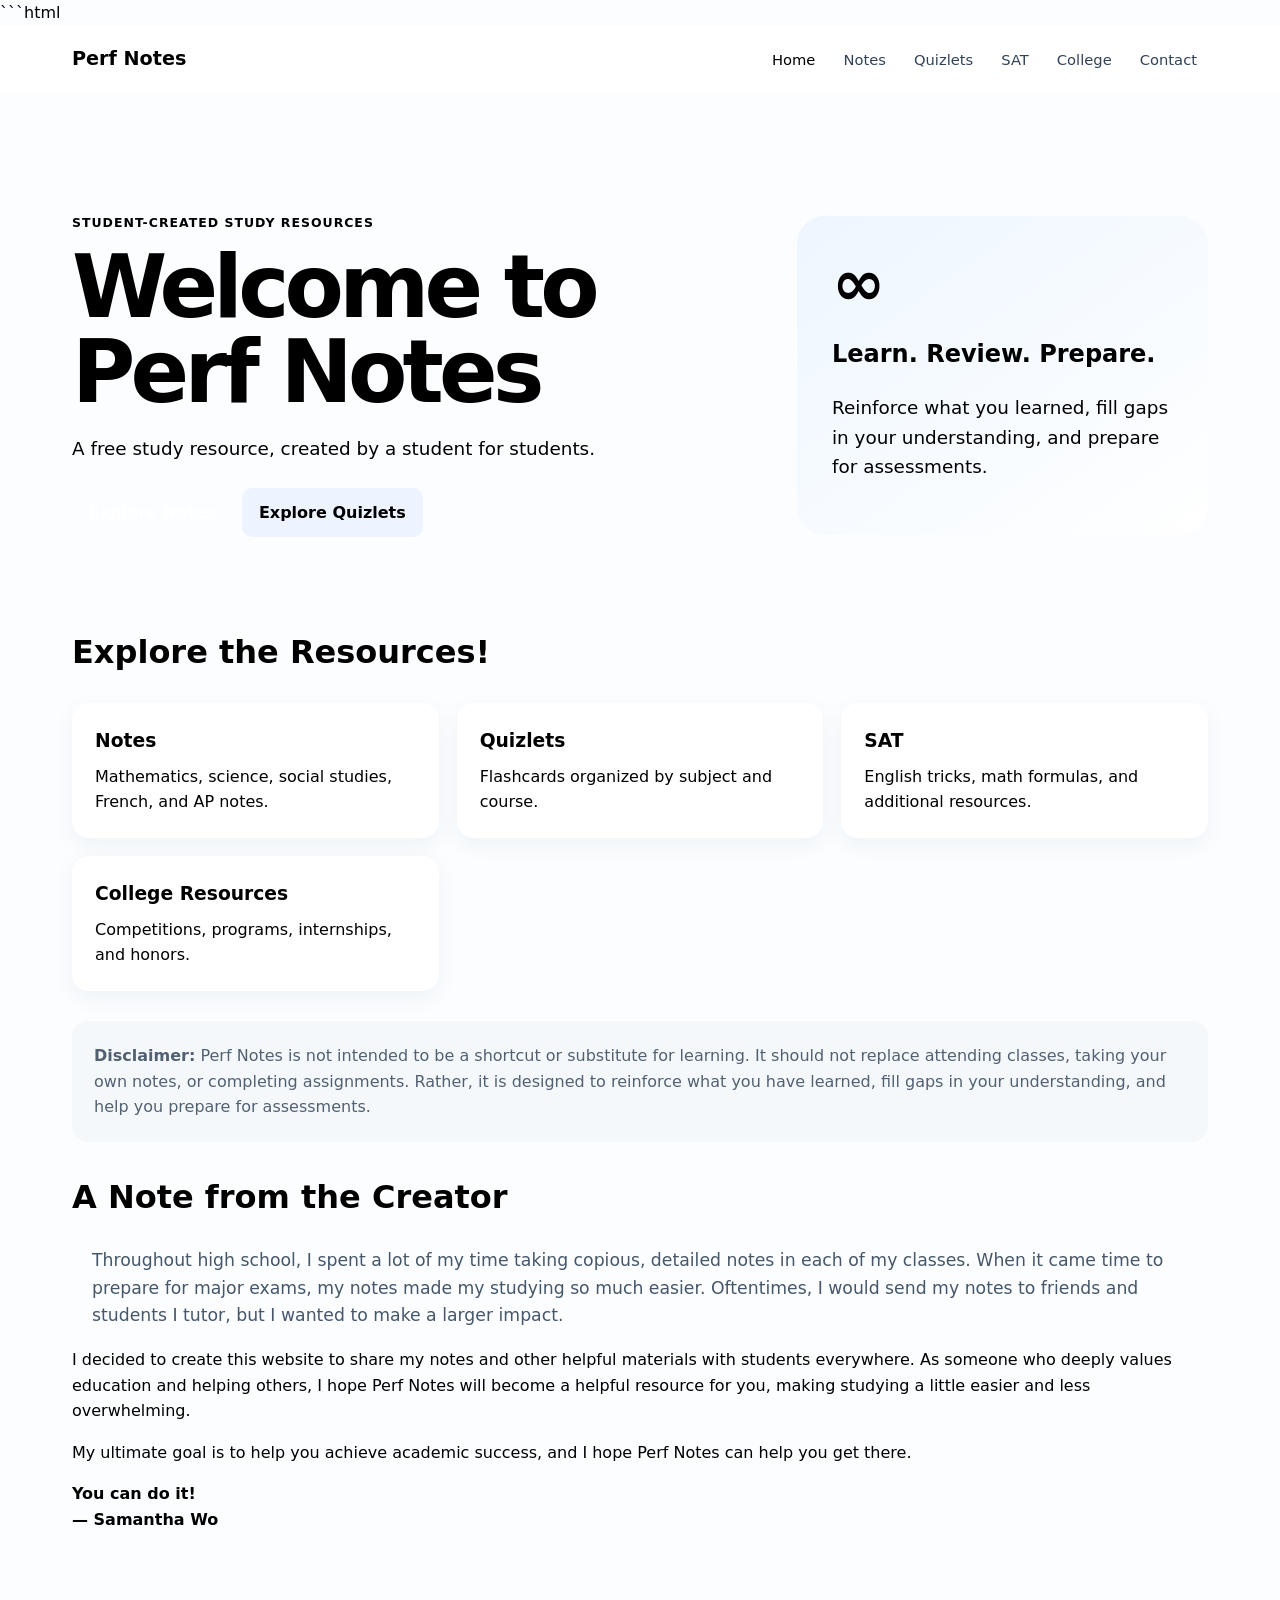
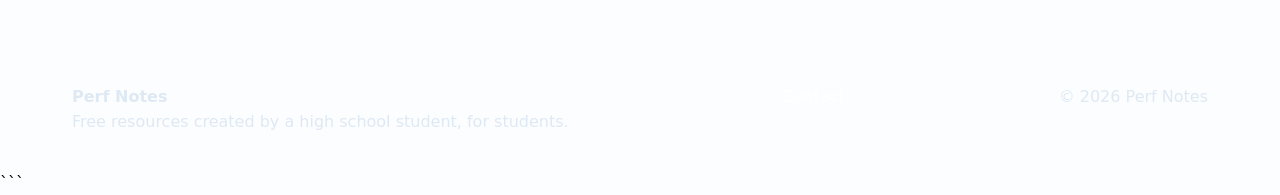
<file: index.html>
```html
<!doctype html>
<html lang="en">
<head>
  <meta charset="utf-8">
  <meta name="viewport" content="width=device-width, initial-scale=1">
  <title>Perf Notes</title>
  <link rel="stylesheet" href="css/style.css">
</head>

<body>

<header class="site-header">
  <nav class="nav">
    <a class="brand" href="index.html">Perf Notes</a>

    <button class="menu-btn">☰</button>

    <div class="nav-links">
      <a class="active" href="index.html">Home</a>
      <a href="pages/notes.html">Notes</a>
      <a href="pages/quizlets.html">Quizlets</a>
      <a href="pages/sat.html">SAT</a>
      <a href="pages/college.html">College</a>
      <a href="pages/contact.html">Contact</a>
    </div>
  </nav>
</header>

<main>

<section class="hero">
  <div>
    <div class="eyebrow">Student-created study resources</div>

    <h1>
      Welcome to<br>
      Perf Notes
    </h1>

    <p>
      A free study resource, created by a student for students.
    </p>

    <div class="actions">
      <a class="btn" href="pages/notes.html">Explore Notes</a>
      <a class="btn secondary" href="pages/quizlets.html">
        Explore Quizlets
      </a>
    </div>
  </div>

  <div class="hero-card">
    <div class="big">∞</div>

    <h2>Learn. Review. Prepare.</h2>

    <p>
      Reinforce what you learned, fill gaps in your understanding,
      and prepare for assessments.
    </p>
  </div>
</section>

<section class="section-title">
  <h2>Explore the Resources!</h2>
</section>

<div class="grid">

  <a class="card" href="pages/notes.html">
    <h3>Notes</h3>
    <p>
      Mathematics, science, social studies, French, and AP notes.
    </p>
  </a>

  <a class="card" href="pages/quizlets.html">
    <h3>Quizlets</h3>
    <p>
      Flashcards organized by subject and course.
    </p>
  </a>

  <a class="card" href="pages/sat.html">
    <h3>SAT</h3>
    <p>
      English tricks, math formulas, and additional resources.
    </p>
  </a>

  <a class="card" href="pages/college.html">
    <h3>College Resources</h3>
    <p>
      Competitions, programs, internships, and honors.
    </p>
  </a>

</div>

<div class="disclaimer">
  <strong>Disclaimer:</strong>
  Perf Notes is not intended to be a shortcut or substitute for learning.
  It should not replace attending classes, taking your own notes, or
  completing assignments. Rather, it is designed to reinforce what you
  have learned, fill gaps in your understanding, and help you prepare
  for assessments.
</div>

<section>

  <div class="section-title">
    <h2>A Note from the Creator</h2>
  </div>

  <p class="quote">
    Throughout high school, I spent a lot of my time taking copious,
    detailed notes in each of my classes. When it came time to prepare
    for major exams, my notes made my studying so much easier. Oftentimes,
    I would send my notes to friends and students I tutor, but I wanted
    to make a larger impact.
  </p>

  <p>
    I decided to create this website to share my notes and other helpful
    materials with students everywhere. As someone who deeply values
    education and helping others, I hope Perf Notes will become a helpful
    resource for you, making studying a little easier and less overwhelming.
  </p>

  <p>
    My ultimate goal is to help you achieve academic success, and I hope
    Perf Notes can help you get there.
  </p>

  <p>
    <strong>
      You can do it!<br>
      — Samantha Wo
    </strong>
  </p>

</section>

</main>

<footer>
  <div class="footer-inner">

    <div>
      <strong>Perf Notes</strong><br>
      Free resources created by a high school student, for students.
    </div>

    <div>
      <a href="pages/contact.html">Contact</a>
    </div>

    <div>
      © 2026 Perf Notes
    </div>

  </div>
</footer>

<script src="js/script.js"></script>

</body>
</html>
```
</file>
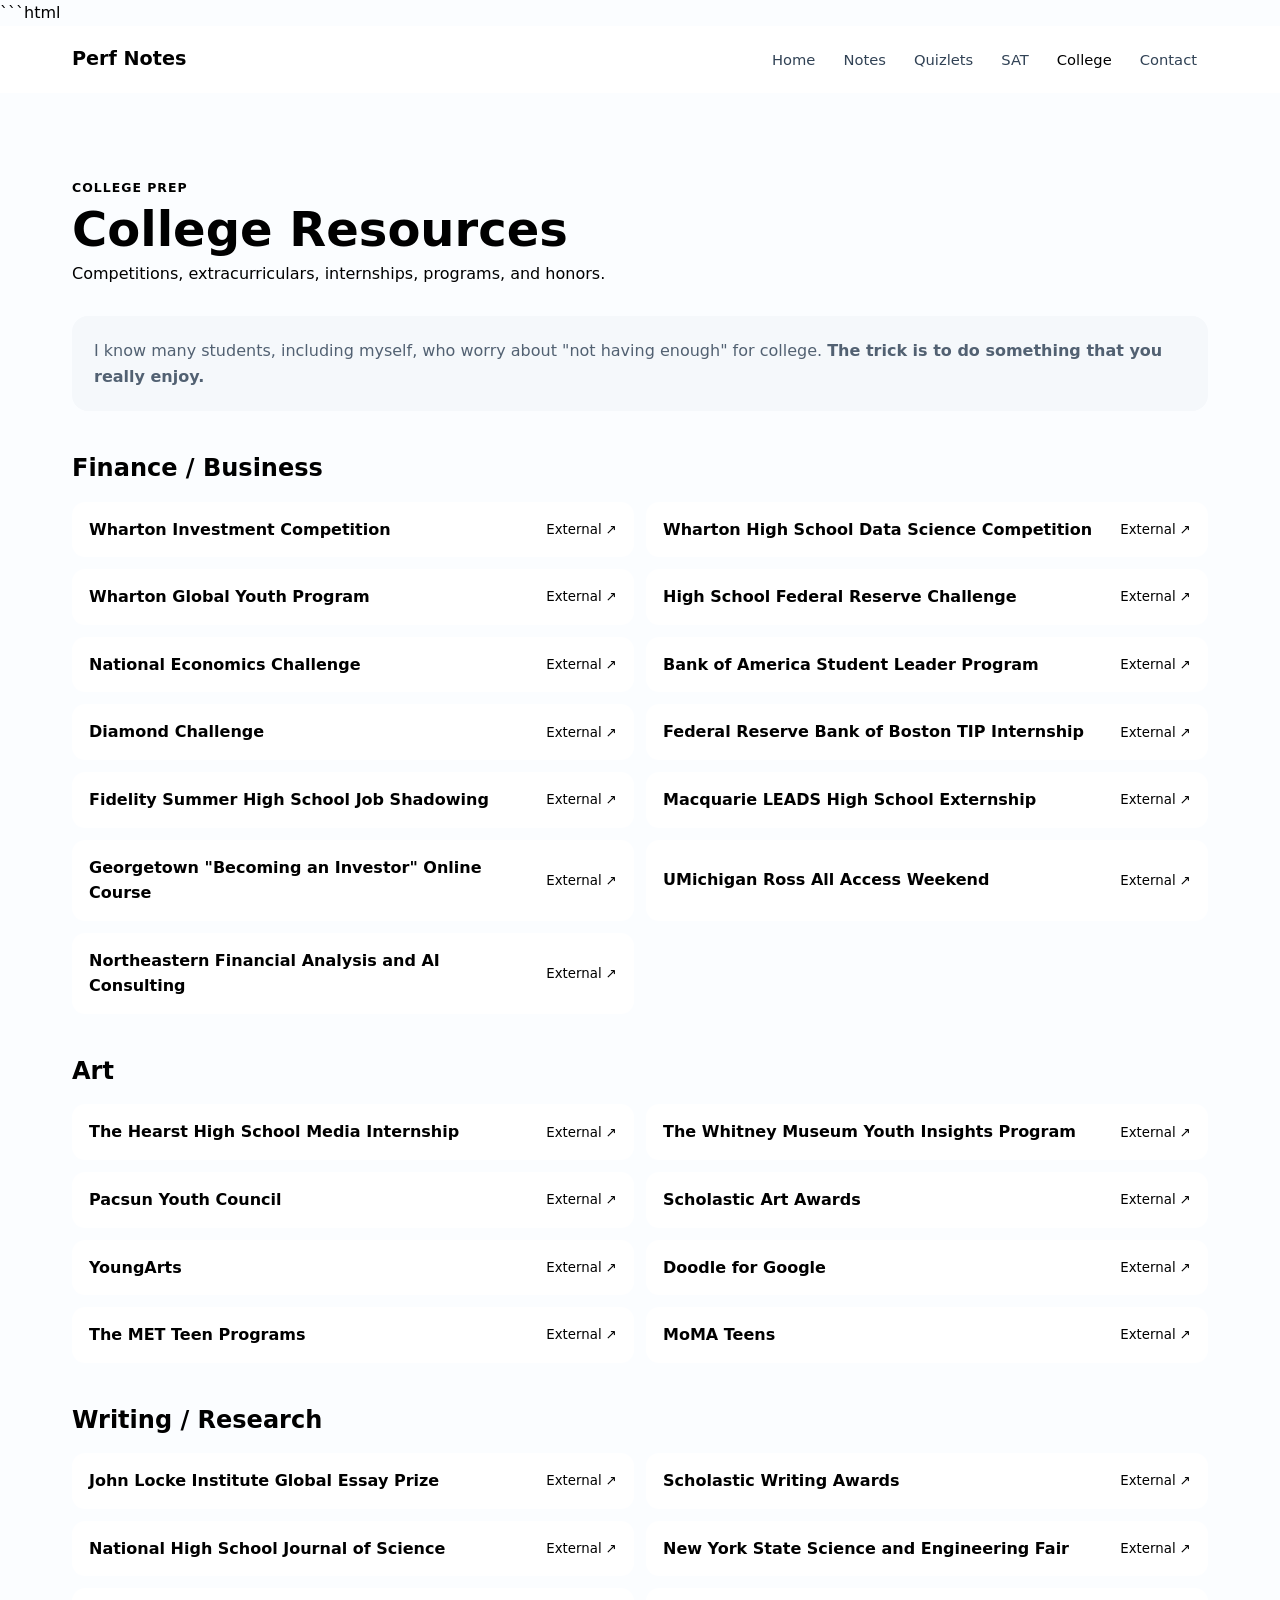
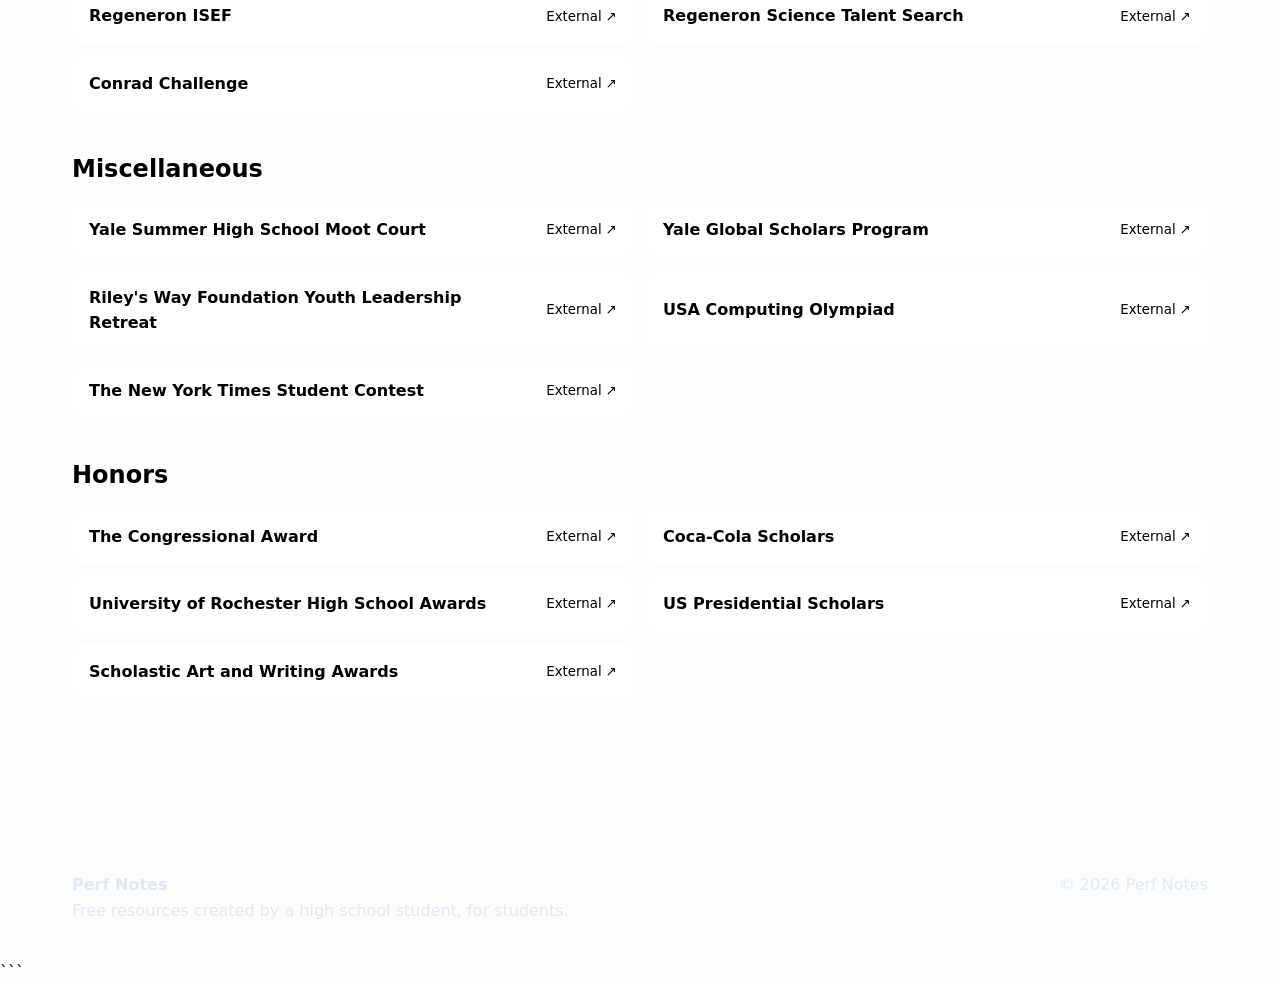
<file: pages/college.html>
```html
<!doctype html>
<html lang="en">

<head>

  <meta charset="utf-8">

  <meta
    name="viewport"
    content="width=device-width, initial-scale=1"
  >

  <title>College Resources | Perf Notes</title>

  <link
    rel="stylesheet"
    href="../css/style.css"
  >

</head>

<body>

<header class="site-header">

  <nav class="nav">

    <a class="brand" href="../index.html">
      Perf Notes
    </a>

    <button class="menu-btn">
      ☰
    </button>

    <div class="nav-links">

      <a href="../index.html">Home</a>

      <a href="notes.html">Notes</a>

      <a href="quizlets.html">Quizlets</a>

      <a href="sat.html">SAT</a>

      <a class="active" href="college.html">College</a>

      <a href="contact.html">Contact</a>

    </div>

  </nav>

</header>


<main>

<section class="section-title">

  <div class="eyebrow">
    College Prep
  </div>

  <h1>
    College Resources
  </h1>

  <p>
    Competitions, extracurriculars, internships, programs, and honors.
  </p>

</section>


<div class="disclaimer">

  I know many students, including myself, who worry about
  "not having enough" for college.

  <strong>
    The trick is to do something that you really enjoy.
  </strong>

</div>


<!-- FINANCE -->

<section class="group">

  <h2>
    Finance / Business
  </h2>

  <div class="resource-list">

    <a class="resource"
       href="https://globalyouth.wharton.upenn.edu/"
       target="_blank"
       rel="noopener noreferrer">

      <span>Wharton Investment Competition</span>
      <small>External ↗</small>

    </a>


    <a class="resource"
       href="https://wsb.wharton.upenn.edu/"
       target="_blank"
       rel="noopener noreferrer">

      <span>Wharton High School Data Science Competition</span>
      <small>External ↗</small>

    </a>


    <a class="resource"
       href="https://globalyouth.wharton.upenn.edu/"
       target="_blank"
       rel="noopener noreferrer">

      <span>Wharton Global Youth Program</span>
      <small>External ↗</small>

    </a>


    <a class="resource"
       href="https://www.newyorkfed.org/"
       target="_blank"
       rel="noopener noreferrer">

      <span>High School Federal Reserve Challenge</span>
      <small>External ↗</small>

    </a>


    <a class="resource"
       href="https://www.councilforeconed.org/"
       target="_blank"
       rel="noopener noreferrer">

      <span>National Economics Challenge</span>
      <small>External ↗</small>

    </a>


    <a class="resource"
       href="https://about.bankofamerica.com/"
       target="_blank"
       rel="noopener noreferrer">

      <span>Bank of America Student Leader Program</span>
      <small>External ↗</small>

    </a>


    <a class="resource"
       href="https://diamondchallenge.org/"
       target="_blank"
       rel="noopener noreferrer">

      <span>Diamond Challenge</span>
      <small>External ↗</small>

    </a>


    <a class="resource"
       href="https://www.bostonfed.org/"
       target="_blank"
       rel="noopener noreferrer">

      <span>Federal Reserve Bank of Boston TIP Internship</span>
      <small>External ↗</small>

    </a>


    <a class="resource"
       href="https://jobs.fidelity.com/"
       target="_blank"
       rel="noopener noreferrer">

      <span>Fidelity Summer High School Job Shadowing</span>
      <small>External ↗</small>

    </a>


    <a class="resource"
       href="https://www.extern.com/"
       target="_blank"
       rel="noopener noreferrer">

      <span>Macquarie LEADS High School Externship</span>
      <small>External ↗</small>

    </a>


    <a class="resource"
       href="https://georgetown.precollegeprograms.org/"
       target="_blank"
       rel="noopener noreferrer">

      <span>Georgetown "Becoming an Investor" Online Course</span>
      <small>External ↗</small>

    </a>


    <a class="resource"
       href="https://michiganross.umich.edu/"
       target="_blank"
       rel="noopener noreferrer">

      <span>UMichigan Ross All Access Weekend</span>
      <small>External ↗</small>

    </a>


    <a class="resource"
       href="https://precollegeprograms.northeastern.edu/"
       target="_blank"
       rel="noopener noreferrer">

      <span>Northeastern Financial Analysis and AI Consulting</span>
      <small>External ↗</small>

    </a>

  </div>

</section>


<!-- ART -->

<section class="group">

  <h2>
    Art
  </h2>

  <div class="resource-list">

    <a class="resource"
       href="https://www.paleycenter.org/"
       target="_blank"
       rel="noopener noreferrer">

      <span>The Hearst High School Media Internship</span>
      <small>External ↗</small>

    </a>


    <a class="resource"
       href="https://whitney.org/"
       target="_blank"
       rel="noopener noreferrer">

      <span>The Whitney Museum Youth Insights Program</span>
      <small>External ↗</small>

    </a>


    <a class="resource"
       href="https://www.pacsun.com/"
       target="_blank"
       rel="noopener noreferrer">

      <span>Pacsun Youth Council</span>
      <small>External ↗</small>

    </a>


    <a class="resource"
       href="https://www.artandwriting.org/"
       target="_blank"
       rel="noopener noreferrer">

      <span>Scholastic Art Awards</span>
      <small>External ↗</small>

    </a>


    <a class="resource"
       href="https://youngarts.org/"
       target="_blank"
       rel="noopener noreferrer">

      <span>YoungArts</span>
      <small>External ↗</small>

    </a>


    <a class="resource"
       href="https://doodles.google.com/"
       target="_blank"
       rel="noopener noreferrer">

      <span>Doodle for Google</span>
      <small>External ↗</small>

    </a>


    <a class="resource"
       href="https://www.metmuseum.org/"
       target="_blank"
       rel="noopener noreferrer">

      <span>The MET Teen Programs</span>
      <small>External ↗</small>

    </a>


    <a class="resource"
       href="https://www.moma.org/"
       target="_blank"
       rel="noopener noreferrer">

      <span>MoMA Teens</span>
      <small>External ↗</small>

    </a>

  </div>

</section>


<!-- WRITING -->

<section class="group">

  <h2>
    Writing / Research
  </h2>

  <div class="resource-list">

    <a class="resource"
       href="https://www.johnlockeinstitute.com/"
       target="_blank"
       rel="noopener noreferrer">

      <span>John Locke Institute Global Essay Prize</span>
      <small>External ↗</small>

    </a>


    <a class="resource"
       href="https://www.artandwriting.org/"
       target="_blank"
       rel="noopener noreferrer">

      <span>Scholastic Writing Awards</span>
      <small>External ↗</small>

    </a>


    <a class="resource"
       href="https://nhsjs.com/"
       target="_blank"
       rel="noopener noreferrer">

      <span>National High School Journal of Science</span>
      <small>External ↗</small>

    </a>


    <a class="resource"
       href="https://www.nyssef.org/"
       target="_blank"
       rel="noopener noreferrer">

      <span>New York State Science and Engineering Fair</span>
      <small>External ↗</small>

    </a>


    <a class="resource"
       href="https://www.societyforscience.org/"
       target="_blank"
       rel="noopener noreferrer">

      <span>Regeneron ISEF</span>
      <small>External ↗</small>

    </a>


    <a class="resource"
       href="https://www.societyforscience.org/"
       target="_blank"
       rel="noopener noreferrer">

      <span>Regeneron Science Talent Search</span>
      <small>External ↗</small>

    </a>


    <a class="resource"
       href="https://conrad.spacecenter.org/"
       target="_blank"
       rel="noopener noreferrer">

      <span>Conrad Challenge</span>
      <small>External ↗</small>

    </a>

  </div>

</section>


<!-- MISC -->

<section class="group">

  <h2>
    Miscellaneous
  </h2>

  <div class="resource-list">

    <a class="resource"
       href="https://www.yalemootcourt.org/"
       target="_blank"
       rel="noopener noreferrer">

      <span>Yale Summer High School Moot Court</span>
      <small>External ↗</small>

    </a>


    <a class="resource"
       href="https://globalscholars.yale.edu/"
       target="_blank"
       rel="noopener noreferrer">

      <span>Yale Global Scholars Program</span>
      <small>External ↗</small>

    </a>


    <a class="resource"
       href="https://www.rileysway.org/"
       target="_blank"
       rel="noopener noreferrer">

      <span>Riley's Way Foundation Youth Leadership Retreat</span>
      <small>External ↗</small>

    </a>


    <a class="resource"
       href="https://usaco.org/"
       target="_blank"
       rel="noopener noreferrer">

      <span>USA Computing Olympiad</span>
      <small>External ↗</small>

    </a>


    <a class="resource"
       href="https://www.nytimes.com/"
       target="_blank"
       rel="noopener noreferrer">

      <span>The New York Times Student Contest</span>
      <small>External ↗</small>

    </a>

  </div>

</section>


<!-- HONORS -->

<section class="group">

  <h2>
    Honors
  </h2>

  <div class="resource-list">

    <a class="resource"
       href="https://www.congressionalaward.org/"
       target="_blank"
       rel="noopener noreferrer">

      <span>The Congressional Award</span>
      <small>External ↗</small>

    </a>


    <a class="resource"
       href="https://www.coca-colascholarsfoundation.org/"
       target="_blank"
       rel="noopener noreferrer">

      <span>Coca-Cola Scholars</span>
      <small>External ↗</small>

    </a>


    <a class="resource"
       href="https://admissions.rochester.edu/"
       target="_blank"
       rel="noopener noreferrer">

      <span>University of Rochester High School Awards</span>
      <small>External ↗</small>

    </a>


    <a class="resource"
       href="https://www.ed.gov/"
       target="_blank"
       rel="noopener noreferrer">

      <span>US Presidential Scholars</span>
      <small>External ↗</small>

    </a>


    <a class="resource"
       href="https://www.artandwriting.org/"
       target="_blank"
       rel="noopener noreferrer">

      <span>Scholastic Art and Writing Awards</span>
      <small>External ↗</small>

    </a>

  </div>

</section>

</main>


<footer>

  <div class="footer-inner">

    <div>
      <strong>Perf Notes</strong><br>
      Free resources created by a high school student, for students.
    </div>

    <div>
      <a href="contact.html">
        Contact
      </a>
    </div>

    <div>
      © 2026 Perf Notes
    </div>

  </div>

</footer>


<script src="../js/script.js"></script>

</body>
</html>
```
</file>
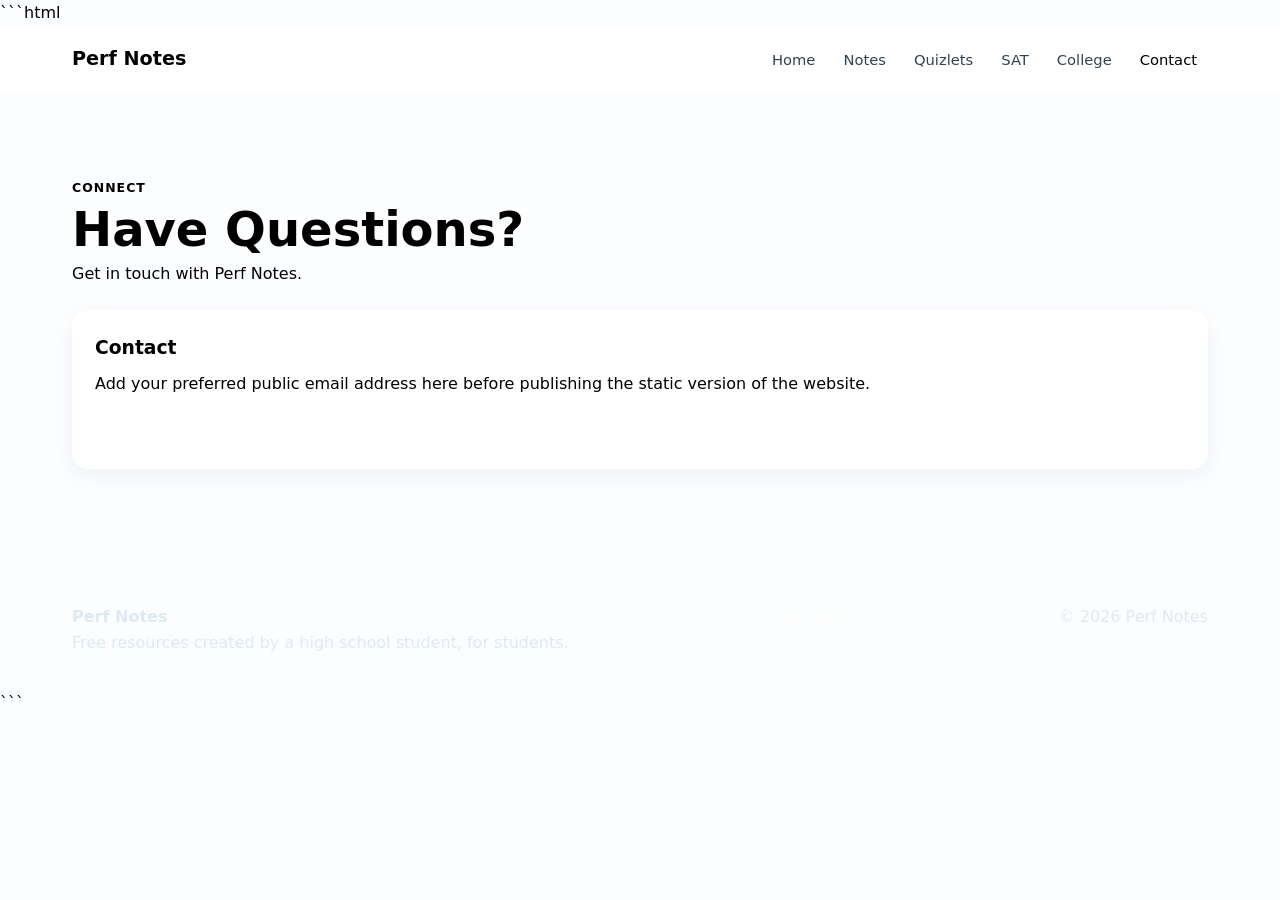
<file: pages/contact.html>
```html
<!doctype html>
<html lang="en">

<head>

  <meta charset="utf-8">

  <meta
    name="viewport"
    content="width=device-width, initial-scale=1"
  >

  <title>Contact | Perf Notes</title>

  <link
    rel="stylesheet"
    href="../css/style.css"
  >

</head>

<body>

<header class="site-header">

  <nav class="nav">

    <a class="brand" href="../index.html">
      Perf Notes
    </a>

    <button class="menu-btn">
      ☰
    </button>

    <div class="nav-links">

      <a href="../index.html">Home</a>

      <a href="notes.html">Notes</a>

      <a href="quizlets.html">Quizlets</a>

      <a href="sat.html">SAT</a>

      <a href="college.html">College</a>

      <a class="active" href="contact.html">Contact</a>

    </div>

  </nav>

</header>


<main>

<section class="section-title">

  <div class="eyebrow">
    Connect
  </div>

  <h1>
    Have Questions?
  </h1>

  <p>
    Get in touch with Perf Notes.
  </p>

</section>


<div class="card">

  <h3>
    Contact
  </h3>

  <p>
    Add your preferred public email address here before publishing
    the static version of the website.
  </p>

  <a
    class="btn"
    href="mailto:YOUR-EMAIL-HERE@example.com"
  >
    Email Perf Notes
  </a>

</div>

</main>


<footer>

  <div class="footer-inner">

    <div>
      <strong>Perf Notes</strong><br>
      Free resources created by a high school student, for students.
    </div>

    <div>
      <a href="contact.html">
        Contact
      </a>
    </div>

    <div>
      © 2026 Perf Notes
    </div>

  </div>

</footer>


<script src="../js/script.js"></script>

</body>
</html>
```
</file>
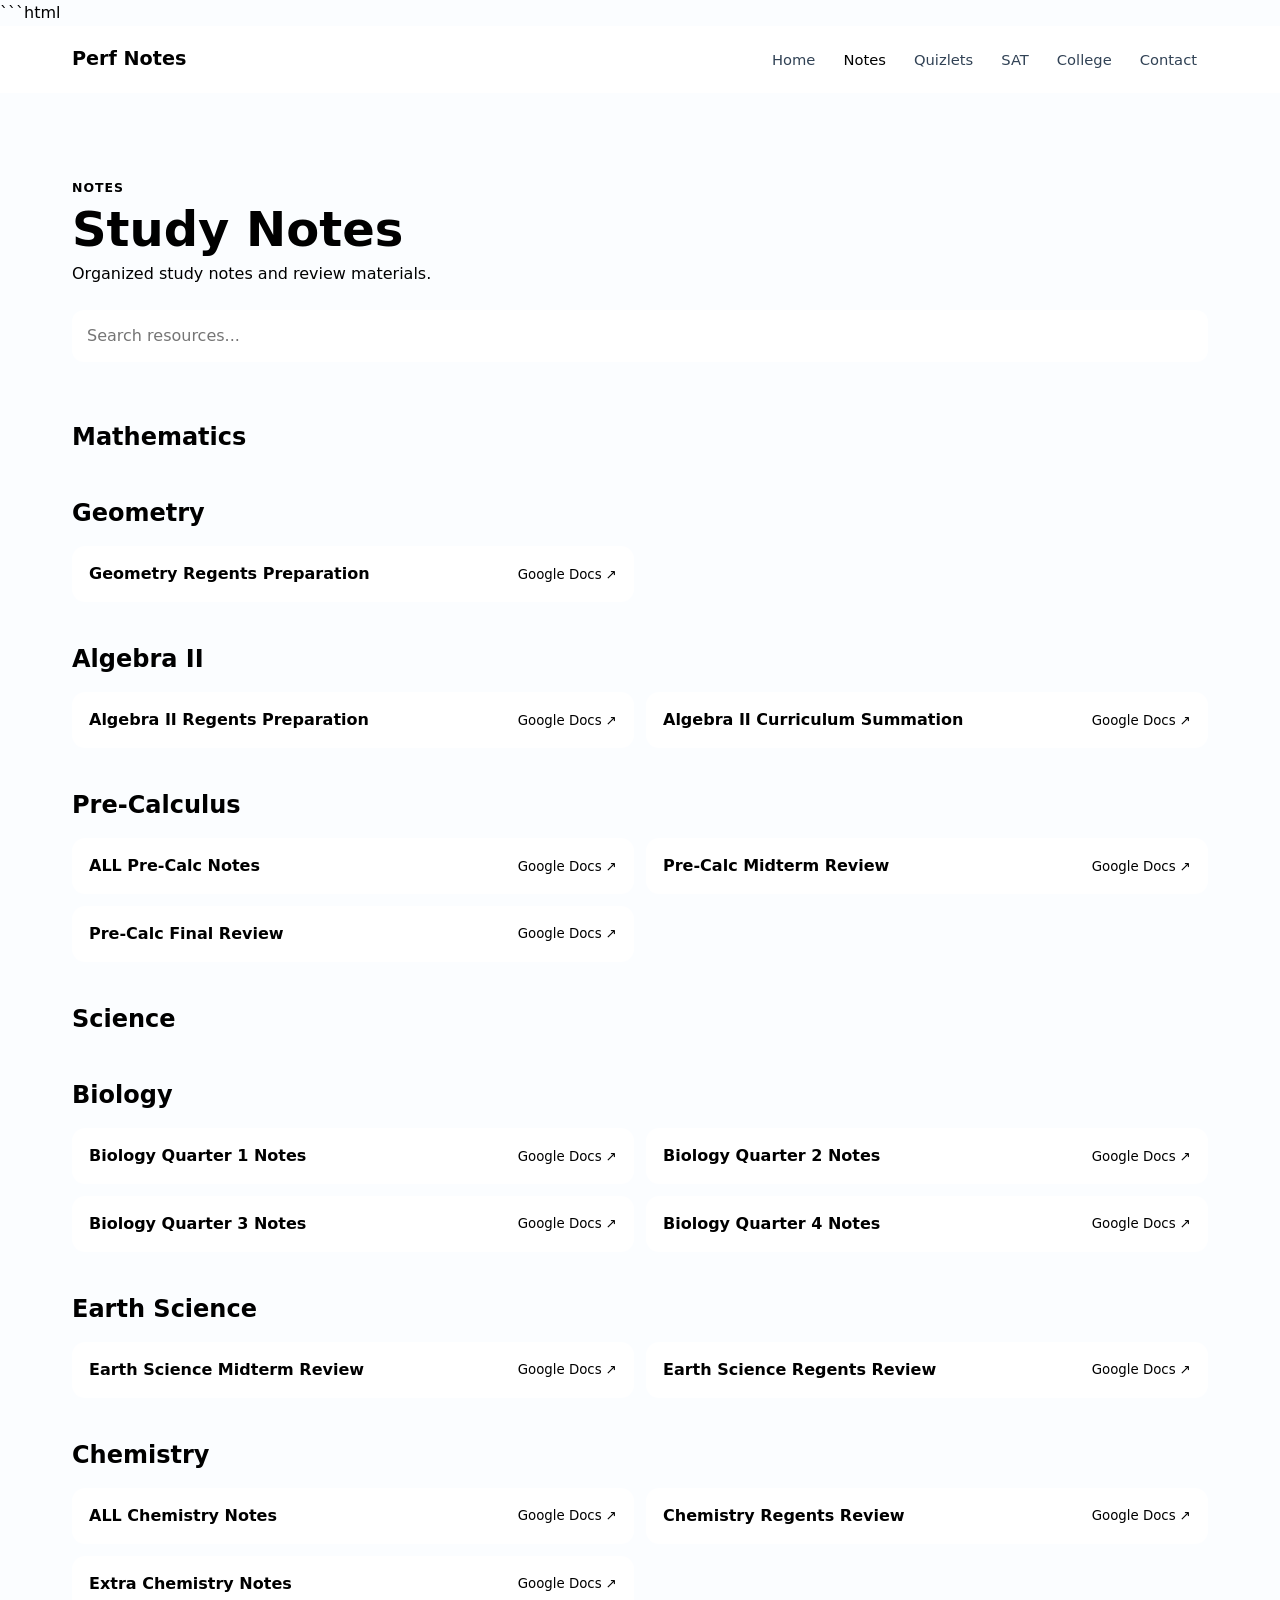
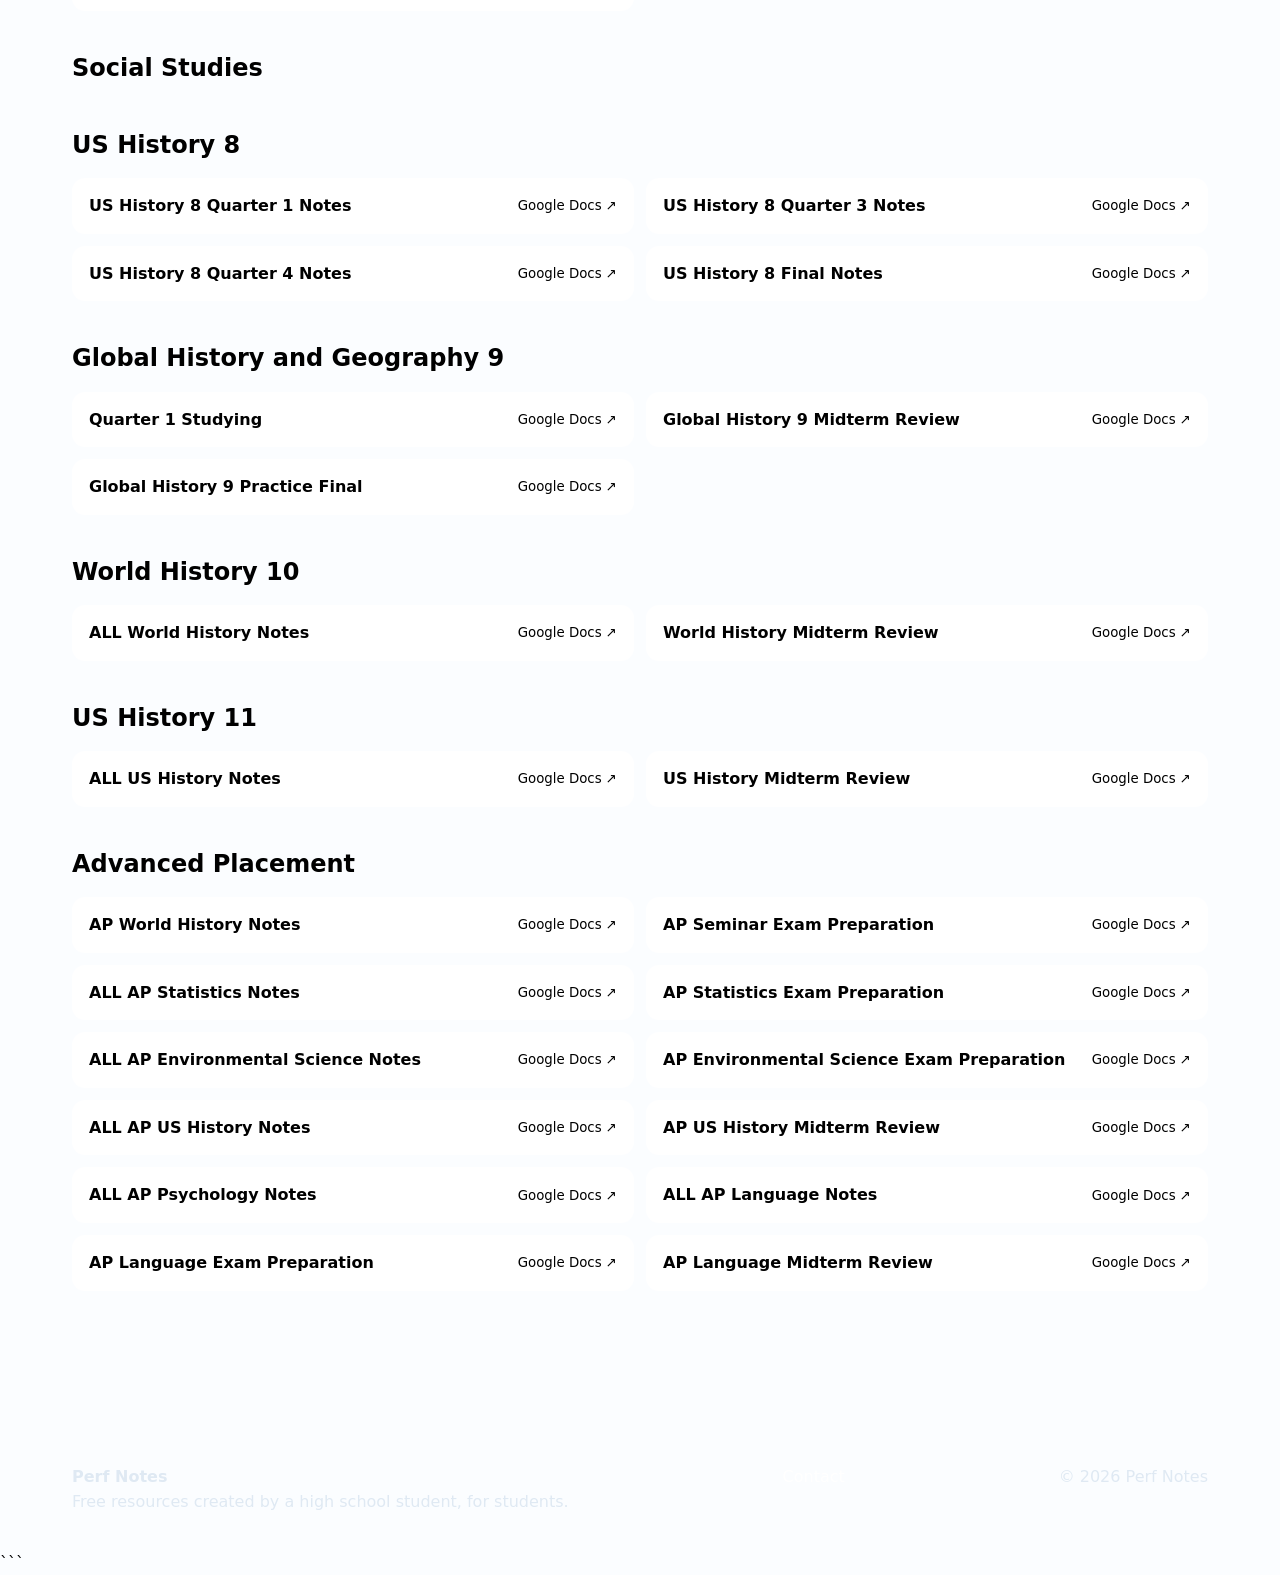
<file: pages/notes.html>
```html
<!doctype html>
<html lang="en">

<head>

  <meta charset="utf-8">

  <meta
    name="viewport"
    content="width=device-width, initial-scale=1"
  >

  <title>Notes | Perf Notes</title>

  <link
    rel="stylesheet"
    href="../css/style.css"
  >

</head>

<body>

<header class="site-header">

  <nav class="nav">

    <a class="brand" href="../index.html">
      Perf Notes
    </a>

    <button class="menu-btn">
      ☰
    </button>

    <div class="nav-links">

      <a href="../index.html">
        Home
      </a>

      <a class="active" href="notes.html">
        Notes
      </a>

      <a href="quizlets.html">
        Quizlets
      </a>

      <a href="sat.html">
        SAT
      </a>

      <a href="college.html">
        College
      </a>

      <a href="contact.html">
        Contact
      </a>

    </div>

  </nav>

</header>


<main>

<section class="section-title">

  <div class="eyebrow">
    Notes
  </div>

  <h1>
    Study Notes
  </h1>

  <p>
    Organized study notes and review materials.
  </p>

</section>


<input
  class="search"
  data-search
  placeholder="Search resources..."
>


<!-- MATHEMATICS -->

<section class="group">

  <h2>
    Mathematics
  </h2>


  <section class="group">

    <h2>
      Geometry
    </h2>

    <div class="resource-list">

      <a
        class="resource"
        href="https://docs.google.com/document/d/1uSDYQWyl5tuusFscdbC_Gs1eRbDUmzh8Jpx9saDqhyM/edit?tab=t.0"
        target="_blank"
        rel="noopener noreferrer"
      >

        <span>
          Geometry Regents Preparation
        </span>

        <small>
          Google Docs ↗
        </small>

      </a>

    </div>

  </section>


  <section class="group">

    <h2>
      Algebra II
    </h2>

    <div class="resource-list">

      <a
        class="resource"
        href="https://docs.google.com/document/d/1_6I0KWCm4vr4ZDqMBDktFRnLKaLTjBPJWklOjShIFJ4/edit?tab=t.0"
        target="_blank"
        rel="noopener noreferrer"
      >

        <span>
          Algebra II Regents Preparation
        </span>

        <small>
          Google Docs ↗
        </small>

      </a>


      <a
        class="resource"
        href="https://docs.google.com/document/d/15K13OdCORew_kkRiIKTQFWbnH11Wrfa00XvBMeMWQHo/edit?tab=t.0"
        target="_blank"
        rel="noopener noreferrer"
      >

        <span>
          Algebra II Curriculum Summation
        </span>

        <small>
          Google Docs ↗
        </small>

      </a>

    </div>

  </section>


  <section class="group">

    <h2>
      Pre-Calculus
    </h2>

    <div class="resource-list">

      <a
        class="resource"
        href="https://docs.google.com/document/d/1gvmCIIRneBVxOn0RLHA0_eAR91Win9Zd2Gr2MDLv2VQ/edit?tab=t.0"
        target="_blank"
        rel="noopener noreferrer"
      >

        <span>
          ALL Pre-Calc Notes
        </span>

        <small>
          Google Docs ↗
        </small>

      </a>


      <a
        class="resource"
        href="https://docs.google.com/document/d/1SxvE93rUJH4i5w8HnjxCVWz3kPKE8FLzelRagn8ku2Q/edit?tab=t.0"
        target="_blank"
        rel="noopener noreferrer"
      >

        <span>
          Pre-Calc Midterm Review
        </span>

        <small>
          Google Docs ↗
        </small>

      </a>


      <a
        class="resource"
        href="https://docs.google.com/document/d/1yo476foJH79tUgppjxcYIYE7U9ziOSa0cuMLVMiX7Lw/edit?tab=t.0"
        target="_blank"
        rel="noopener noreferrer"
      >

        <span>
          Pre-Calc Final Review
        </span>

        <small>
          Google Docs ↗
        </small>

      </a>

    </div>

  </section>

</section>


<!-- SCIENCE -->

<section class="group">

  <h2>
    Science
  </h2>


  <section class="group">

    <h2>
      Biology
    </h2>

    <div class="resource-list">

      <a
        class="resource"
        href="https://docs.google.com/document/d/1ZIRnpvfCv_EEXsOjqJBkVuuB9uOGmU0qvc9_p6h5vkE/edit?tab=t.0"
        target="_blank"
        rel="noopener noreferrer"
      >
        <span>Biology Quarter 1 Notes</span>
        <small>Google Docs ↗</small>
      </a>


      <a
        class="resource"
        href="https://docs.google.com/document/d/1a-FmrQ4BHUERqlqkPqcd2_e029zlMZlm76ugC9AbO98/edit?tab=t.0"
        target="_blank"
        rel="noopener noreferrer"
      >
        <span>Biology Quarter 2 Notes</span>
        <small>Google Docs ↗</small>
      </a>


      <a
        class="resource"
        href="https://docs.google.com/document/d/1fKd0gn89l70X5sQaD6HBRgF-cftTOU_De44s48j_Gh4/edit?tab=t.0"
        target="_blank"
        rel="noopener noreferrer"
      >
        <span>Biology Quarter 3 Notes</span>
        <small>Google Docs ↗</small>
      </a>


      <a
        class="resource"
        href="https://docs.google.com/document/d/1-7TalphhirOVPNeiPVJoMpsbKEaR0uZfYZW-BgLIOR4/edit?tab=t.0"
        target="_blank"
        rel="noopener noreferrer"
      >
        <span>Biology Quarter 4 Notes</span>
        <small>Google Docs ↗</small>
      </a>

    </div>

  </section>


  <section class="group">

    <h2>
      Earth Science
    </h2>

    <div class="resource-list">

      <a
        class="resource"
        href="https://docs.google.com/document/d/1_OyNCpPKAyAaYhH2WdEJawSwVBIH9z1Y5WoCoN0U_vY/edit?tab=t.0"
        target="_blank"
        rel="noopener noreferrer"
      >
        <span>Earth Science Midterm Review</span>
        <small>Google Docs ↗</small>
      </a>


      <a
        class="resource"
        href="https://docs.google.com/document/d/1fmbXkyrH8ysp0Av--Hr1_-93bVDzo1_-XWGTUmOHL9I/edit?tab=t.0"
        target="_blank"
        rel="noopener noreferrer"
      >
        <span>Earth Science Regents Review</span>
        <small>Google Docs ↗</small>
      </a>

    </div>

  </section>


  <section class="group">

    <h2>
      Chemistry
    </h2>

    <div class="resource-list">

      <a
        class="resource"
        href="https://docs.google.com/document/d/1IpUdRD3UzrJ3dhJZuuEV2UStdOKerR3kop0QoARKTOM/edit?tab=t.0"
        target="_blank"
        rel="noopener noreferrer"
      >
        <span>ALL Chemistry Notes</span>
        <small>Google Docs ↗</small>
      </a>


      <a
        class="resource"
        href="https://docs.google.com/document/d/1KldqxggGHOdfKfLeF18aQvDiZA-Uxj0tERMNwoYWmno/edit?tab=t.0"
        target="_blank"
        rel="noopener noreferrer"
      >
        <span>Chemistry Regents Review</span>
        <small>Google Docs ↗</small>
      </a>


      <a
        class="resource"
        href="https://docs.google.com/document/d/19O8YpNTL7sdnw5BY2AQY_YdzqAjxAHmoH3z6aaP-MV4/edit?tab=t.0"
        target="_blank"
        rel="noopener noreferrer"
      >
        <span>Extra Chemistry Notes</span>
        <small>Google Docs ↗</small>
      </a>

    </div>

  </section>

</section>


<!-- SOCIAL STUDIES -->

<section class="group">

  <h2>
    Social Studies
  </h2>


  <section class="group">

    <h2>
      US History 8
    </h2>

    <div class="resource-list">

      <a
        class="resource"
        href="https://docs.google.com/document/d/1iwV3yPQJ0vkcOc0T7TRdEsCmNeJmkqPb_G5q384HOwU/edit?tab=t.0"
        target="_blank"
        rel="noopener noreferrer"
      >
        <span>US History 8 Quarter 1 Notes</span>
        <small>Google Docs ↗</small>
      </a>


      <a
        class="resource"
        href="https://docs.google.com/document/d/1tYPoRH2U7vwduWbsiP0oCn5XbFb5j8cqZNtbFZCU1IY/edit?tab=t.0"
        target="_blank"
        rel="noopener noreferrer"
      >
        <span>US History 8 Quarter 3 Notes</span>
        <small>Google Docs ↗</small>
      </a>


      <a
        class="resource"
        href="https://docs.google.com/document/d/19nzFckj3FNt57HHoF_4Ec0hVlIG9PJt_g5FfW8rnzY0/edit?tab=t.0"
        target="_blank"
        rel="noopener noreferrer"
      >
        <span>US History 8 Quarter 4 Notes</span>
        <small>Google Docs ↗</small>
      </a>


      <a
        class="resource"
        href="https://docs.google.com/document/d/1lb8yxntVWE93QMwioD2hZSb2qSbatLWfmJq_SAiub28/edit?tab=t.0"
        target="_blank"
        rel="noopener noreferrer"
      >
        <span>US History 8 Final Notes</span>
        <small>Google Docs ↗</small>
      </a>

    </div>

  </section>


  <section class="group">

    <h2>
      Global History and Geography 9
    </h2>

    <div class="resource-list">

      <a
        class="resource"
        href="https://docs.google.com/document/d/1owcedy7DXF3u8Hv7IZuFLAkmBTHOYMkWexqHmzrk7KE/edit?tab=t.0"
        target="_blank"
        rel="noopener noreferrer"
      >
        <span>Quarter 1 Studying</span>
        <small>Google Docs ↗</small>
      </a>


      <a
        class="resource"
        href="https://docs.google.com/document/d/1BBQunT0jkchDt9Ur3WVcJycihCIpqqvrJErdj5VUDKU/edit?tab=t.0"
        target="_blank"
        rel="noopener noreferrer"
      >
        <span>Global History 9 Midterm Review</span>
        <small>Google Docs ↗</small>
      </a>


      <a
        class="resource"
        href="https://docs.google.com/document/d/1KW0YByKg6N5axObFrRrxwhdqJq6Ok29f3pblucM3D-s/edit?tab=t.0"
        target="_blank"
        rel="noopener noreferrer"
      >
        <span>Global History 9 Practice Final</span>
        <small>Google Docs ↗</small>
      </a>

    </div>

  </section>


  <section class="group">

    <h2>
      World History 10
    </h2>

    <div class="resource-list">

      <a
        class="resource"
        href="https://docs.google.com/document/d/1T2gmmz-Cv7HacPqUnpZqsozMuGa25oBllY7dhOy7c4A/edit?tab=t.0"
        target="_blank"
        rel="noopener noreferrer"
      >
        <span>ALL World History Notes</span>
        <small>Google Docs ↗</small>
      </a>


      <a
        class="resource"
        href="https://docs.google.com/document/d/1eeCa6Jo0QINfactk4KQlzxUvepgb5t491lhKqChVbQc/edit?tab=t.0"
        target="_blank"
        rel="noopener noreferrer"
      >
        <span>World History Midterm Review</span>
        <small>Google Docs ↗</small>
      </a>

    </div>

  </section>


  <section class="group">

    <h2>
      US History 11
    </h2>

    <div class="resource-list">

      <a
        class="resource"
        href="https://docs.google.com/document/d/1sQhiAsx6AksSyO_9Q3SSfnXrnMrj489c5hdueHBvW4A/edit?tab=t.0"
        target="_blank"
        rel="noopener noreferrer"
      >
        <span>ALL US History Notes</span>
        <small>Google Docs ↗</small>
      </a>


      <a
        class="resource"
        href="https://docs.google.com/document/d/1SG_HLPIc4ZZG64v4CMWPnvJd_xovEZEDJsn4MEmYnCs/edit?tab=t.0"
        target="_blank"
        rel="noopener noreferrer"
      >
        <span>US History Midterm Review</span>
        <small>Google Docs ↗</small>
      </a>

    </div>

  </section>

</section>


<!-- AP -->

<section class="group">

  <h2>
    Advanced Placement
  </h2>

  <div class="resource-list">

    <a
      class="resource"
      href="https://docs.google.com/document/d/1T2gmmz-Cv7HacPqUnpZqsozMuGa25oBllY7dhOy7c4A/edit?tab=t.0"
      target="_blank"
      rel="noopener noreferrer"
    >
      <span>AP World History Notes</span>
      <small>Google Docs ↗</small>
    </a>


    <a
      class="resource"
      href="https://docs.google.com/document/d/1bqDYg8dyXJ2UZ6p80DMSAj0zBQvbkSvlSDdfzkw0Dx8/edit?tab=t.0"
      target="_blank"
      rel="noopener noreferrer"
    >
      <span>AP Seminar Exam Preparation</span>
      <small>Google Docs ↗</small>
    </a>


    <a
      class="resource"
      href="https://docs.google.com/document/d/1aH-BPklDsDFRIOZPJAr070_5kFtBcxMYv5utRnL_QqM/edit?tab=t.0"
      target="_blank"
      rel="noopener noreferrer"
    >
      <span>ALL AP Statistics Notes</span>
      <small>Google Docs ↗</small>
    </a>


    <a
      class="resource"
      href="https://docs.google.com/document/d/1m0L2GKGaMv4qrYiIs_5iLKaa3NN685Qp53NLP0aI9xg/edit?tab=t.0"
      target="_blank"
      rel="noopener noreferrer"
    >
      <span>AP Statistics Exam Preparation</span>
      <small>Google Docs ↗</small>
    </a>


    <a
      class="resource"
      href="https://docs.google.com/document/d/1kA3aQ-YVcYjT5G5Mhg4WtS-F0D_2QV2SUsQsVagjIrQ/edit?tab=t.mewj06wj5rgu"
      target="_blank"
      rel="noopener noreferrer"
    >
      <span>ALL AP Environmental Science Notes</span>
      <small>Google Docs ↗</small>
    </a>


    <a
      class="resource"
      href="https://docs.google.com/document/d/1ibkDBDf9bYUTENxldki_rWqXsEbWrr16EAdRYTkbaYc/edit?tab=t.caaxj8wblqpj"
      target="_blank"
      rel="noopener noreferrer"
    >
      <span>AP Environmental Science Exam Preparation</span>
      <small>Google Docs ↗</small>
    </a>


    <a
      class="resource"
      href="https://docs.google.com/document/d/1sQhiAsx6AksSyO_9Q3SSfnXrnMrj489c5hdueHBvW4A/edit?tab=t.th5wtyoqvzj"
      target="_blank"
      rel="noopener noreferrer"
    >
      <span>ALL AP US History Notes</span>
      <small>Google Docs ↗</small>
    </a>


    <a
      class="resource"
      href="https://docs.google.com/document/d/1SG_HLPIc4ZZG64v4CMWPnvJd_xovEZEDJsn4MEmYnCs/edit?tab=t.0"
      target="_blank"
      rel="noopener noreferrer"
    >
      <span>AP US History Midterm Review</span>
      <small>Google Docs ↗</small>
    </a>


    <a
      class="resource"
      href="https://docs.google.com/document/d/1Re2K3GMEmYnb6qlMgQOG9ggn-Rf6pKN5TmMDVTqnLGQ/edit?tab=t.0"
      target="_blank"
      rel="noopener noreferrer"
    >
      <span>ALL AP Psychology Notes</span>
      <small>Google Docs ↗</small>
    </a>


    <a
      class="resource"
      href="https://docs.google.com/document/d/1LKjSLvejgdkFH24FAFcBEg_kr7ip_JhhpxFHDv-HYaY/edit?tab=t.0"
      target="_blank"
      rel="noopener noreferrer"
    >
      <span>ALL AP Language Notes</span>
      <small>Google Docs ↗</small>
    </a>


    <a
      class="resource"
      href="https://docs.google.com/document/d/1mESy1UD7lQdvq9-8yEb55LMbKuzGRVQFHScsNnV_aTI/edit?tab=t.0"
      target="_blank"
      rel="noopener noreferrer"
    >
      <span>AP Language Exam Preparation</span>
      <small>Google Docs ↗</small>
    </a>


    <a
      class="resource"
      href="https://docs.google.com/document/d/1NDQTSaDfpk7bwUlhBj9Ukd_BM5fjrI474e7gesZ6zyI/edit?tab=t.0"
      target="_blank"
      rel="noopener noreferrer"
    >
      <span>AP Language Midterm Review</span>
      <small>Google Docs ↗</small>
    </a>

  </div>

</section>

</main>


<footer>

  <div class="footer-inner">

    <div>
      <strong>Perf Notes</strong><br>
      Free resources created by a high school student, for students.
    </div>

    <div>
      <a href="contact.html">
        Contact
      </a>
    </div>

    <div>
      © 2026 Perf Notes
    </div>

  </div>

</footer>


<script src="../js/script.js"></script>

</body>
</html>
```
</file>
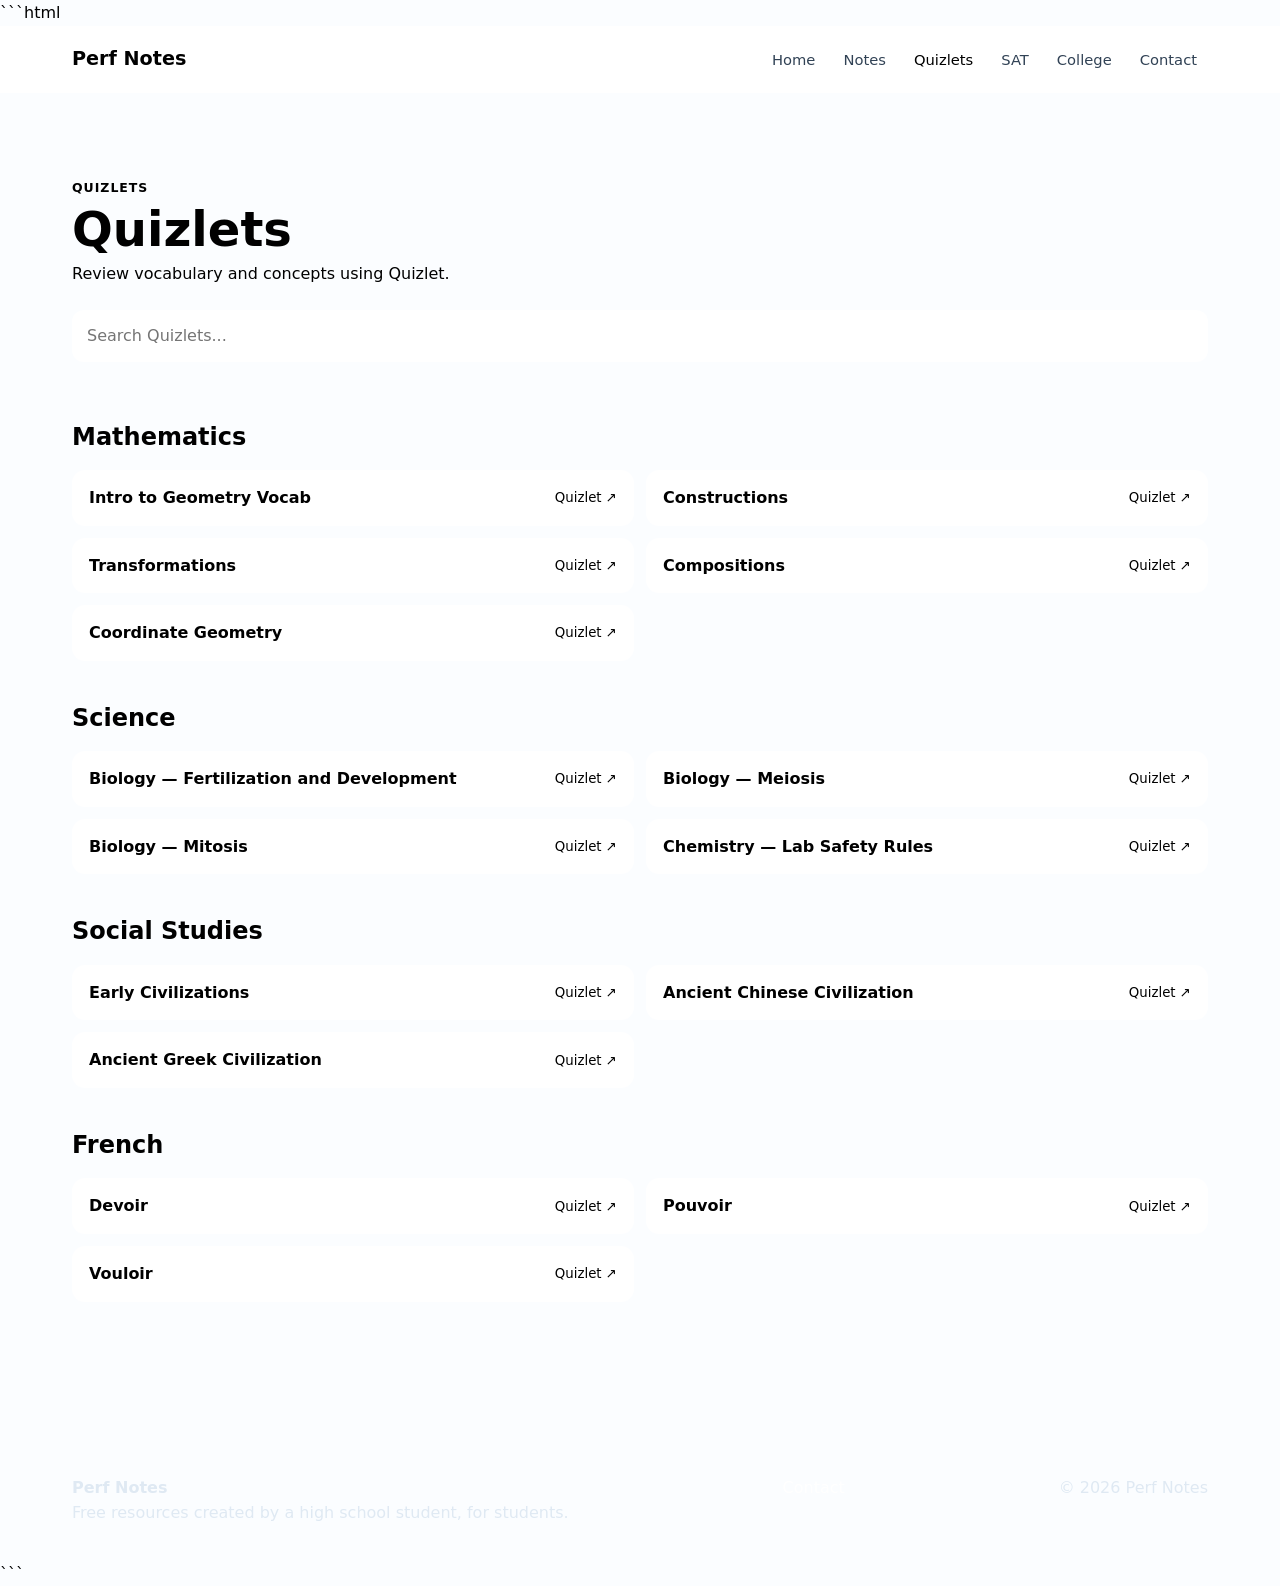
<file: pages/quizlets.html>
```html
<!doctype html>
<html lang="en">

<head>

  <meta charset="utf-8">

  <meta
    name="viewport"
    content="width=device-width, initial-scale=1"
  >

  <title>Quizlets | Perf Notes</title>

  <link
    rel="stylesheet"
    href="../css/style.css"
  >

</head>

<body>

<header class="site-header">

  <nav class="nav">

    <a class="brand" href="../index.html">
      Perf Notes
    </a>

    <button class="menu-btn">
      ☰
    </button>

    <div class="nav-links">

      <a href="../index.html">Home</a>

      <a href="notes.html">Notes</a>

      <a class="active" href="quizlets.html">Quizlets</a>

      <a href="sat.html">SAT</a>

      <a href="college.html">College</a>

      <a href="contact.html">Contact</a>

    </div>

  </nav>

</header>


<main>

<section class="section-title">

  <div class="eyebrow">
    Quizlets
  </div>

  <h1>
    Quizlets
  </h1>

  <p>
    Review vocabulary and concepts using Quizlet.
  </p>

</section>


<input
  class="search"
  data-search
  placeholder="Search Quizlets..."
>


<section class="group">

  <h2>
    Mathematics
  </h2>

  <div class="resource-list">

    <a
      class="resource"
      href="https://quizlet.com/822213738/introduction-to-geometry-vocab-flash-cards/?funnelUUID=f6cc8cd5-010e-495b-b548-99f3238c555935eb59-5a12-4a1f-91ac-46fd37032b5c"
      target="_blank"
      rel="noopener noreferrer"
    >
      <span>
        Intro to Geometry Vocab
      </span>

      <small>
        Quizlet ↗
      </small>
    </a>


    <a
      class="resource"
      href="https://quizlet.com/831006164/constructions-flash-cards/?funnelUUID=72bcb0e0-6d3d-4079-8bbc-ff6604533a7c"
      target="_blank"
      rel="noopener noreferrer"
    >
      <span>
        Constructions
      </span>

      <small>
        Quizlet ↗
      </small>
    </a>


    <a
      class="resource"
      href="https://quizlet.com/831780849/transformations-flash-cards/?funnelUUID=8b8322d4-f078-4999-8ab2-da6186263633"
      target="_blank"
      rel="noopener noreferrer"
    >
      <span>
        Transformations
      </span>

      <small>
        Quizlet ↗
      </small>
    </a>


    <a
      class="resource"
      href="https://quizlet.com/839213065/compositions-flash-cards/?funnelUUID=b893e1a9-de26-4693-b55b-7be6cd5bacd7"
      target="_blank"
      rel="noopener noreferrer"
    >
      <span>
        Compositions
      </span>

      <small>
        Quizlet ↗
      </small>
    </a>


    <a
      class="resource"
      href="https://quizlet.com/855926936/coordinate-geometry-flash-cards/?funnelUUID=5c5f051f-17b9-4cfb-9b60-0e7d4758544e"
      target="_blank"
      rel="noopener noreferrer"
    >
      <span>
        Coordinate Geometry
      </span>

      <small>
        Quizlet ↗
      </small>
    </a>

  </div>

</section>


<section class="group">

  <h2>
    Science
  </h2>

  <div class="resource-list">

    <a
      class="resource"
      href="PASTE-QUIZLET-URL-HERE"
      target="_blank"
      rel="noopener noreferrer"
    >
      <span>
        Biology — Fertilization and Development
      </span>

      <small>
        Quizlet ↗
      </small>
    </a>


    <a
      class="resource"
      href="PASTE-QUIZLET-URL-HERE"
      target="_blank"
      rel="noopener noreferrer"
    >
      <span>
        Biology — Meiosis
      </span>

      <small>
        Quizlet ↗
      </small>
    </a>


    <a
      class="resource"
      href="PASTE-QUIZLET-URL-HERE"
      target="_blank"
      rel="noopener noreferrer"
    >
      <span>
        Biology — Mitosis
      </span>

      <small>
        Quizlet ↗
      </small>
    </a>


    <a
      class="resource"
      href="PASTE-QUIZLET-URL-HERE"
      target="_blank"
      rel="noopener noreferrer"
    >
      <span>
        Chemistry — Lab Safety Rules
      </span>

      <small>
        Quizlet ↗
      </small>
    </a>

  </div>

</section>


<section class="group">

  <h2>
    Social Studies
  </h2>

  <div class="resource-list">

    <a
      class="resource"
      href="PASTE-QUIZLET-URL-HERE"
      target="_blank"
      rel="noopener noreferrer"
    >
      <span>
        Early Civilizations
      </span>

      <small>
        Quizlet ↗
      </small>
    </a>


    <a
      class="resource"
      href="PASTE-QUIZLET-URL-HERE"
      target="_blank"
      rel="noopener noreferrer"
    >
      <span>
        Ancient Chinese Civilization
      </span>

      <small>
        Quizlet ↗
      </small>
    </a>


    <a
      class="resource"
      href="PASTE-QUIZLET-URL-HERE"
      target="_blank"
      rel="noopener noreferrer"
    >
      <span>
        Ancient Greek Civilization
      </span>

      <small>
        Quizlet ↗
      </small>
    </a>

  </div>

</section>


<section class="group">

  <h2>
    French
  </h2>

  <div class="resource-list">

    <a
      class="resource"
      href="PASTE-QUIZLET-URL-HERE"
      target="_blank"
      rel="noopener noreferrer"
    >
      <span>
        Devoir
      </span>

      <small>
        Quizlet ↗
      </small>
    </a>


    <a
      class="resource"
      href="PASTE-QUIZLET-URL-HERE"
      target="_blank"
      rel="noopener noreferrer"
    >
      <span>
        Pouvoir
      </span>

      <small>
        Quizlet ↗
      </small>
    </a>


    <a
      class="resource"
      href="PASTE-QUIZLET-URL-HERE"
      target="_blank"
      rel="noopener noreferrer"
    >
      <span>
        Vouloir
      </span>

      <small>
        Quizlet ↗
      </small>
    </a>

  </div>

</section>

</main>


<footer>

  <div class="footer-inner">

    <div>
      <strong>Perf Notes</strong><br>
      Free resources created by a high school student, for students.
    </div>

    <div>
      <a href="contact.html">
        Contact
      </a>
    </div>

    <div>
      © 2026 Perf Notes
    </div>

  </div>

</footer>


<script src="../js/script.js"></script>

</body>
</html>
```
</file>
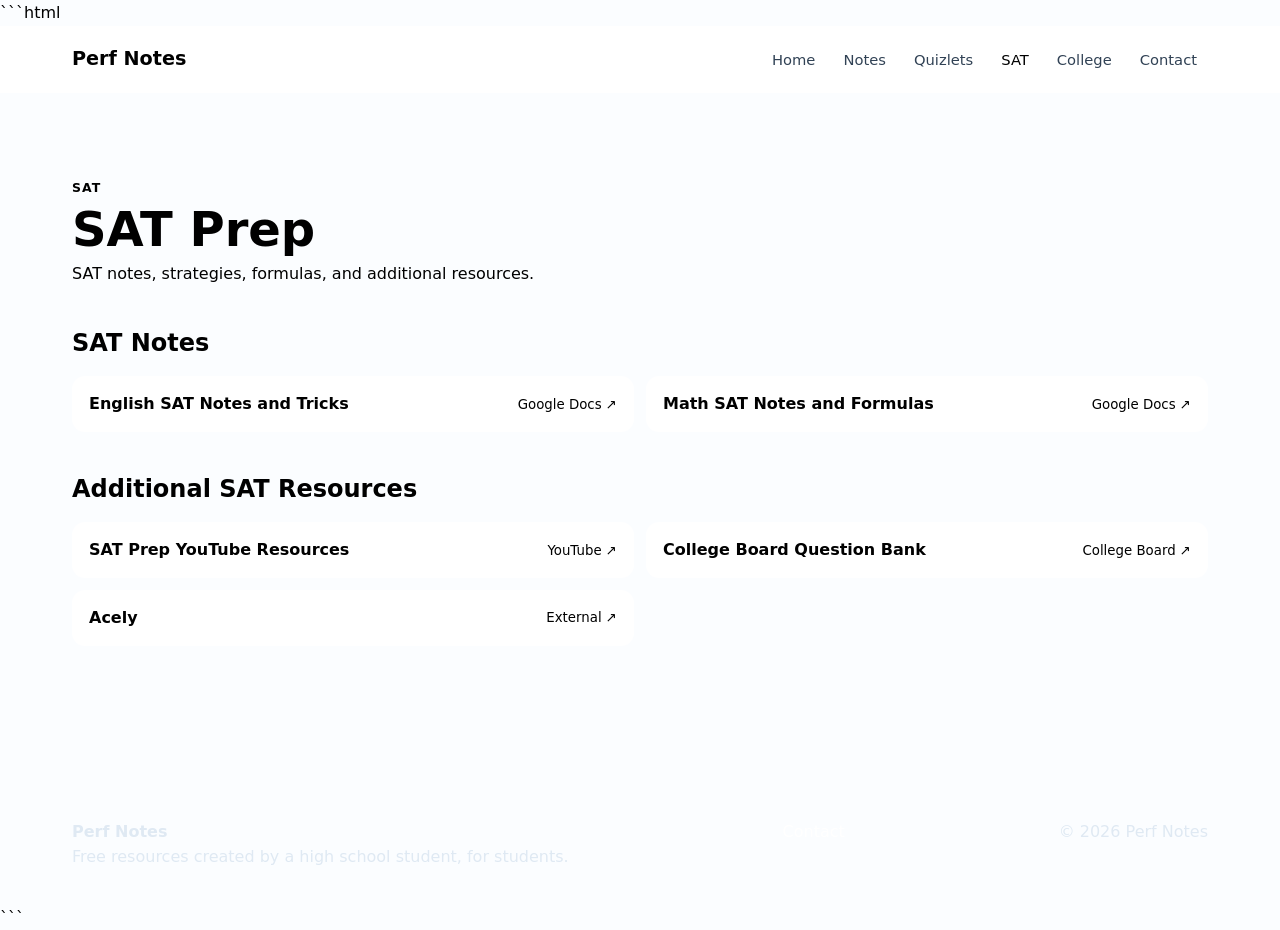
<file: pages/sat.html>
```html
<!doctype html>
<html lang="en">

<head>

  <meta charset="utf-8">

  <meta
    name="viewport"
    content="width=device-width, initial-scale=1"
  >

  <title>SAT Prep | Perf Notes</title>

  <link
    rel="stylesheet"
    href="../css/style.css"
  >

</head>

<body>

<header class="site-header">

  <nav class="nav">

    <a class="brand" href="../index.html">
      Perf Notes
    </a>

    <button class="menu-btn">
      ☰
    </button>

    <div class="nav-links">

      <a href="../index.html">Home</a>

      <a href="notes.html">Notes</a>

      <a href="quizlets.html">Quizlets</a>

      <a class="active" href="sat.html">SAT</a>

      <a href="college.html">College</a>

      <a href="contact.html">Contact</a>

    </div>

  </nav>

</header>


<main>

<section class="section-title">

  <div class="eyebrow">
    SAT
  </div>

  <h1>
    SAT Prep
  </h1>

  <p>
    SAT notes, strategies, formulas, and additional resources.
  </p>

</section>


<section class="group">

  <h2>
    SAT Notes
  </h2>

  <div class="resource-list">

    <a
      class="resource"
      href="PASTE-SAT-ENGLISH-GOOGLE-DOC-URL-HERE"
      target="_blank"
      rel="noopener noreferrer"
    >

      <span>
        English SAT Notes and Tricks
      </span>

      <small>
        Google Docs ↗
      </small>

    </a>


    <a
      class="resource"
      href="PASTE-SAT-MATH-GOOGLE-DOC-URL-HERE"
      target="_blank"
      rel="noopener noreferrer"
    >

      <span>
        Math SAT Notes and Formulas
      </span>

      <small>
        Google Docs ↗
      </small>

    </a>

  </div>

</section>


<section class="group">

  <h2>
    Additional SAT Resources
  </h2>

  <div class="resource-list">

    <a
      class="resource"
      href="https://www.youtube.com/"
      target="_blank"
      rel="noopener noreferrer"
    >

      <span>
        SAT Prep YouTube Resources
      </span>

      <small>
        YouTube ↗
      </small>

    </a>


    <a
      class="resource"
      href="https://satsuiteeducatorquestionbank.collegeboard.org/"
      target="_blank"
      rel="noopener noreferrer"
    >

      <span>
        College Board Question Bank
      </span>

      <small>
        College Board ↗
      </small>

    </a>


    <a
      class="resource"
      href="https://acely.com/"
      target="_blank"
      rel="noopener noreferrer"
    >

      <span>
        Acely
      </span>

      <small>
        External ↗
      </small>

    </a>

  </div>

</section>

</main>


<footer>

  <div class="footer-inner">

    <div>
      <strong>Perf Notes</strong><br>
      Free resources created by a high school student, for students.
    </div>

    <div>
      <a href="contact.html">
        Contact
      </a>
    </div>

    <div>
      © 2026 Perf Notes
    </div>

  </div>

</footer>


<script src="../js/script.js"></script>

</body>
</html>
```
</file>
<file: css/style.css>
```css
:root {
  --navy: #17324d;
  --blue: #2d6cdf;
  --sky: #eef6ff;
  --ink: #17212b;
  --muted: #657386;
  --white: #fff;
  --border: #dfe7ef;
  --shadow: 0 12px 35px rgba(23, 50, 77, .09);
}

* {
  box-sizing: border-box;
}

html {
  scroll-behavior: smooth;
}

body {
  margin: 0;
  font-family:
    Inter,
    system-ui,
    -apple-system,
    BlinkMacSystemFont,
    "Segoe UI",
    sans-serif;

  color: var(--ink);
  background: #fbfdff;
  line-height: 1.6;
}

a {
  color: inherit;
}

/* HEADER */

.site-header {
  position: sticky;
  top: 0;
  z-index: 20;

  background: rgba(255, 255, 255, .96);
  backdrop-filter: blur(12px);

  border-bottom: 1px solid var(--border);
}

.nav {
  max-width: 1180px;
  margin: auto;

  padding: 14px 22px;

  display: flex;
  align-items: center;

  gap: 28px;
}

.brand {
  font-weight: 800;
  font-size: 1.2rem;

  color: var(--navy);

  text-decoration: none;

  margin-right: auto;
}

.nav-links {
  display: flex;
  flex-wrap: wrap;
  gap: 6px;
}

.nav-links a {
  padding: 8px 11px;

  border-radius: 9px;

  text-decoration: none;

  font-size: .92rem;

  color: #314255;
}

.nav-links a:hover,
.nav-links a.active {
  background: var(--sky);
  color: var(--blue);
}

.menu-btn {
  display: none;

  border: 1px solid var(--border);
  background: #fff;

  border-radius: 9px;

  padding: 8px 10px;

  font-size: 1rem;

  cursor: pointer;
}

/* MAIN */

main {
  max-width: 1180px;
  margin: auto;

  padding: 65px 22px 80px;
}

/* HERO */

.hero {
  padding: 55px 0 70px;

  display: grid;

  grid-template-columns: 1.25fr .75fr;

  gap: 40px;

  align-items: center;
}

.eyebrow {
  font-weight: 700;

  color: var(--blue);

  letter-spacing: .08em;

  text-transform: uppercase;

  font-size: .78rem;
}

.hero h1 {
  font-size: clamp(2.8rem, 7vw, 5.4rem);

  line-height: .98;

  margin: 12px 0 20px;

  color: var(--navy);

  letter-spacing: -.055em;
}

.hero p {
  font-size: 1.15rem;

  color: var(--muted);

  max-width: 680px;
}

.hero-card {
  background: linear-gradient(145deg, #edf6ff, #fff);

  border: 1px solid var(--border);

  border-radius: 28px;

  padding: 35px;

  box-shadow: var(--shadow);
}

.hero-card .big {
  font-size: 4rem;

  font-weight: 800;

  color: var(--blue);

  line-height: 1;
}

/* BUTTONS */

.btn {
  display: inline-flex;

  align-items: center;

  gap: 8px;

  background: var(--navy);

  color: #fff !important;

  text-decoration: none;

  padding: 12px 17px;

  border-radius: 10px;

  font-weight: 700;

  border: 0;

  cursor: pointer;
}

.btn.secondary {
  background: #edf4ff;

  color: var(--blue) !important;
}

.actions {
  display: flex;

  gap: 10px;

  flex-wrap: wrap;

  margin-top: 24px;
}

/* TITLES */

.section-title {
  margin: 20px 0 24px;
}

.section-title h1 {
  font-size: 3rem;

  line-height: 1.05;

  color: var(--navy);

  margin: 6px 0;
}

.section-title h2 {
  font-size: 2rem;

  color: var(--navy);

  margin: 0;
}

.section-title p {
  color: var(--muted);

  margin: 5px 0;
}

/* CARDS */

.grid {
  display: grid;

  grid-template-columns: repeat(3, 1fr);

  gap: 18px;
}

.card {
  background: #fff;

  border: 1px solid var(--border);

  border-radius: 17px;

  padding: 23px;

  box-shadow:
    0 7px 22px rgba(23, 50, 77, .05);

  text-decoration: none;
}

.card h3 {
  margin: 0 0 8px;

  color: var(--navy);
}

.card p {
  color: var(--muted);

  margin: 0;
}

/* RESOURCES */

.resource-list {
  display: grid;

  grid-template-columns: repeat(2, 1fr);

  gap: 12px;
}

.resource {
  display: flex;

  align-items: center;

  justify-content: space-between;

  gap: 16px;

  background: #fff;

  border: 1px solid var(--border);

  border-radius: 13px;

  padding: 15px 17px;

  text-decoration: none;

  transition: .18s;
}

.resource:hover {
  transform: translateY(-2px);

  border-color: #b7cbe0;

  box-shadow: var(--shadow);
}

.resource span {
  font-weight: 650;
}

.resource small {
  color: var(--blue);

  white-space: nowrap;
}

.group {
  margin: 38px 0;
}

.group h2 {
  color: var(--navy);

  margin-bottom: 14px;
}

/* DISCLAIMER */

.disclaimer {
  background: #f5f8fb;

  border: 1px solid var(--border);

  border-radius: 16px;

  padding: 22px;

  color: #526172;

  margin: 30px 0;
}

.quote {
  border-left: 4px solid var(--blue);

  padding-left: 20px;

  font-size: 1.08rem;

  color: #46576a;
}

/* SEARCH */

.search {
  width: 100%;

  padding: 13px 15px;

  border: 1px solid var(--border);

  border-radius: 12px;

  font: inherit;

  margin: 0 0 18px;
}

.note {
  font-size: .86rem;

  color: var(--muted);

  margin-top: 16px;
}

/* FORM */

.form {
  max-width: 720px;

  display: grid;

  gap: 14px;
}

.form label {
  font-weight: 650;
}

.form input,
.form textarea {
  width: 100%;

  padding: 12px 13px;

  border: 1px solid #cfd9e4;

  border-radius: 9px;

  font: inherit;

  background: #fff;
}

.form textarea {
  min-height: 150px;

  resize: vertical;
}

/* FOOTER */

footer {
  background: var(--navy);

  color: #dfe9f3;

  margin-top: 20px;
}

.footer-inner {
  max-width: 1180px;

  margin: auto;

  padding: 35px 22px;

  display: flex;

  justify-content: space-between;

  gap: 20px;

  flex-wrap: wrap;
}

.footer-inner a {
  color: #fff;

  text-decoration: none;
}

/* TABLET */

@media (max-width: 850px) {

  .hero {
    grid-template-columns: 1fr;
  }

  .grid {
    grid-template-columns: 1fr 1fr;
  }

  .resource-list {
    grid-template-columns: 1fr;
  }

  .nav {
    align-items: flex-start;

    flex-wrap: wrap;
  }

  .menu-btn {
    display: block;
  }

  .nav-links {
    display: none;

    width: 100%;

    flex-direction: column;
  }

  .nav-links.open {
    display: flex;
  }

  .brand {
    margin-right: 0;
  }
}

/* MOBILE */

@media (max-width: 560px) {

  main {
    padding-top: 40px;
  }

  .grid {
    grid-template-columns: 1fr;
  }

  .section-title h1 {
    font-size: 2.4rem;
  }
}
```
</file>
